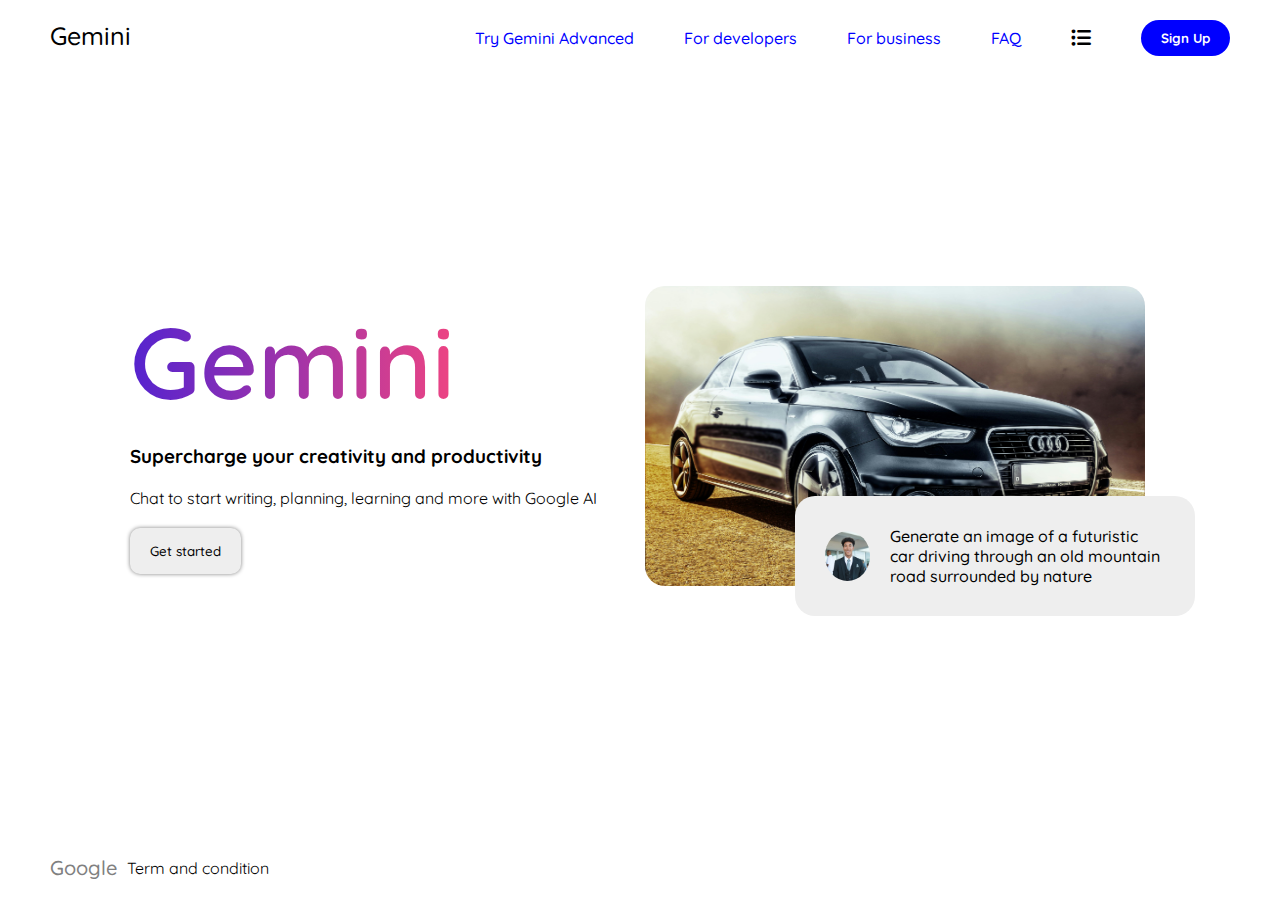
<file: index.html>
<!DOCTYPE html>
<html lang="en">
  <head>
    <meta charset="UTF-8" />
    <meta name="viewport" content="width=device-width, initial-scale=1.0" />
    <title>Gemini AI</title>
    <link rel="stylesheet" href="./Css/index.css" />
    <link
      rel="stylesheet"
      href="https://cdnjs.cloudflare.com/ajax/libs/font-awesome/6.7.2/css/all.min.css"
      integrity="sha512-Evv84Mr4kqVGRNSgIGL/F/aIDqQb7xQ2vcrdIwxfjThSH8CSR7PBEakCr51Ck+w+/U6swU2Im1vVX0SVk9ABhg=="
      crossorigin="anonymous"
      referrerpolicy="no-referrer"
    />
  </head>
  <body>
    <section class="landing-page">

      <div class="landing-nav">
        <p class="logo">Gemini</p>
        <div class="nav-end-part">
          <ul class="menu-list">
            <li>Try Gemini Advanced</li>
            <li>For developers</li>
            <li>For business</li>
            <li>FAQ</li>
            <li class="six-dote">
              <i class="fa-solid fa-list-ul"></i>
            </li>
          </ul>
          <button class="signup-btn">Sign Up</button>
        </div>
        </div>

      <section class="hero-section">
           <div class="hero-left">
            <h1>Gemini</h1>
            <h3>Supercharge your creativity and productivity</h3>
            <p>Chat to start writing, planning, learning and more with Google AI</p>
            <button class="start-btn"><a href="./html/User.html">Get started</a></button>
           </div>
           <div class="hero-right">
               <div class="image-div">
                <img src="./image/banner.jpg" alt="loarding">

                <div class="image-text">
                    <div class="img-text-logo"><img src="./image/1.jpg" alt=""></div>
                    <p>Generate an image of a futuristic car driving through an old mountain road surrounded by nature</p>
                </div>
               </div>
           </div>

           <div class="landing-footer">
               <h1>Google</h1>
               <p>Term and condition</p>
           </div>
      </section>
    </section>
    <script src="./script/index.js"></script>
  </body>
</html>
</file>
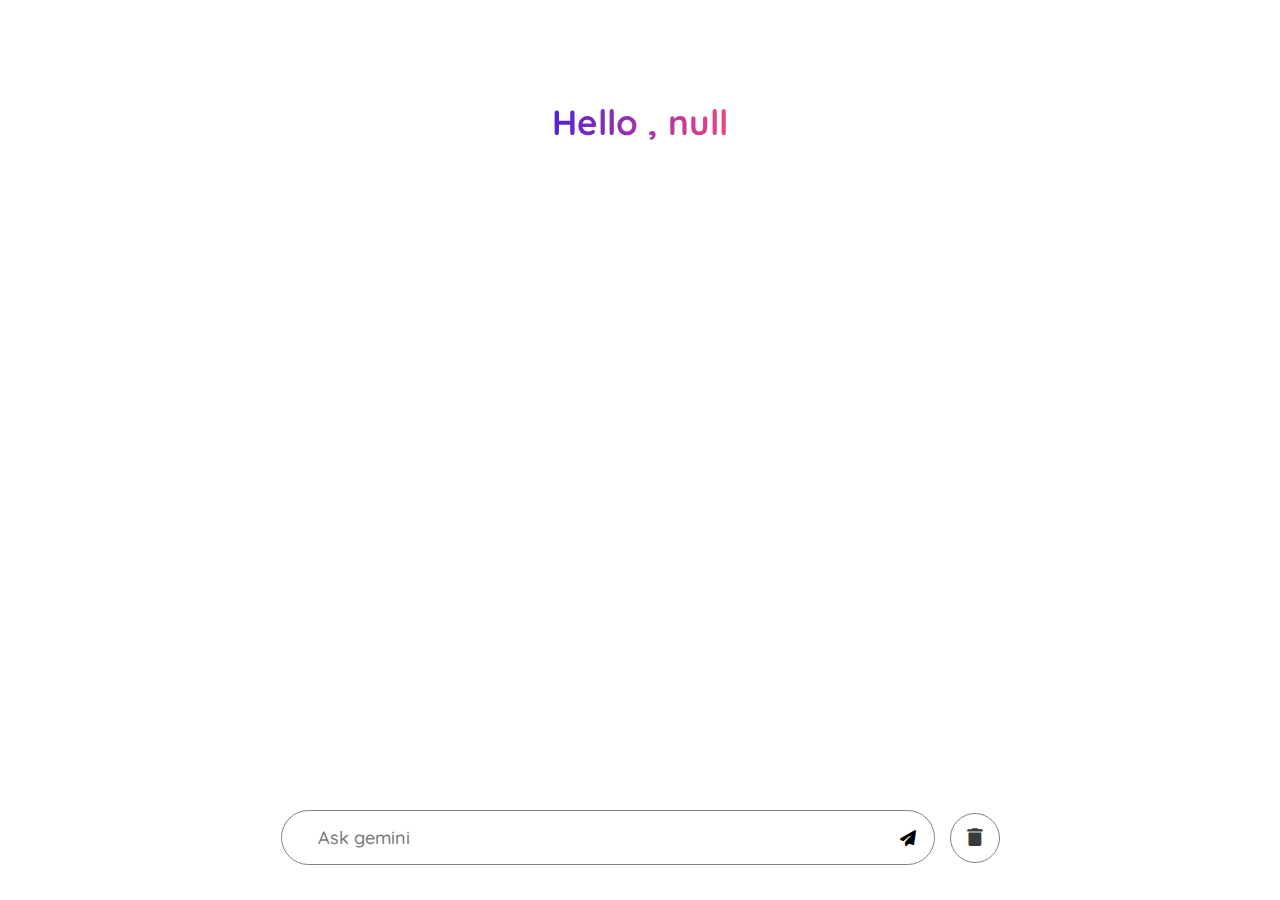
<file: html/home.html>
<!DOCTYPE html>
<html lang="en">
<head>
    <meta charset="UTF-8">
    <meta name="viewport" content="width=device-width, initial-scale=1.0">
    <title>Gemin Home</title>
    <link rel="stylesheet" href="https://cdnjs.cloudflare.com/ajax/libs/font-awesome/6.7.2/css/all.min.css" integrity="sha512-Evv84Mr4kqVGRNSgIGL/F/aIDqQb7xQ2vcrdIwxfjThSH8CSR7PBEakCr51Ck+w+/U6swU2Im1vVX0SVk9ABhg==" crossorigin="anonymous" referrerpolicy="no-referrer" />
    <link rel="stylesheet" href="../Css/index.css">
</head>
<body>
    <section class="gemini-home" onload="handleGeminiHome()">
        <h1 class="header"></h1>
        <div class="chart-list">
            <!-- <div class="message outgoing">
                <div class="message-content">
                    <img src="../image/1.jpg" alt="loading" class="avtar">
                    <p class="text">Lorem ipsum dolor sit amet consectetur adipisicing elit. Molestias beatae voluptates consequatur doloribus iusto, fuga ducimus. Reprehenderit blanditiis, sit illum ea animi, doloribus quos dolore nesciunt mollitia architecto nobis. Distinctio!</p>
                </div>
            </div>

            <div class="message incoming">
                <div class="message-content">
                    <img src="../image/gemini.svg" alt="loading" class="avtar">
                    <p class="text">Lorem ipsum dolor sit amet consectetur adipisicing elit. Molestias beatae voluptates consequatur doloribus iusto, fuga ducimus. Reprehenderit blanditiis, sit illum ea animi, doloribus quos dolore nesciunt mollitia architecto nobis. Distinctio!</p>
                </div>
                <div class="copy-btn"><i class="fa-regular fa-copy" class="copy-btn"></i></div>
            </div> 

            <div class="message incoming loading">
                <div class="message-content">
                    <img src="../image/gemini.svg" alt="loading" class="avtar">
                    <p class="text">Lorem ipsum dolor sit amet consectetur adipisicing elit. Molestias beatae voluptates consequatur doloribus iusto, fuga ducimus. Reprehenderit blanditiis, sit illum ea animi, doloribus quos dolore nesciunt mollitia architecto nobis. Distinctio!</p>
                    <div class="loading-indicator">
                        <div class="loading-bar"></div>
                        <div class="loading-bar"></div>
                        <div class="loading-bar"></div>
                    </div>
                </div>
                <div class="copy-btn"><i class="fa-regular fa-copy" class="copy-btn"></i></div>
            </div> -->

        </div>

        <div class="input-container">
            <div class="input-group">
                <input type="text" placeholder="Ask gemini" class="text-input">
                <div class="send-btn"><i class="fa-solid fa-paper-plane"></i></div>
            </div>
            <div class="delete-btn input-btn"><i class="fa-solid fa-trash"></i></div>
        </div>
    </section>


    <script src="../script/index.js"></script>
</body>
</html>
</file>
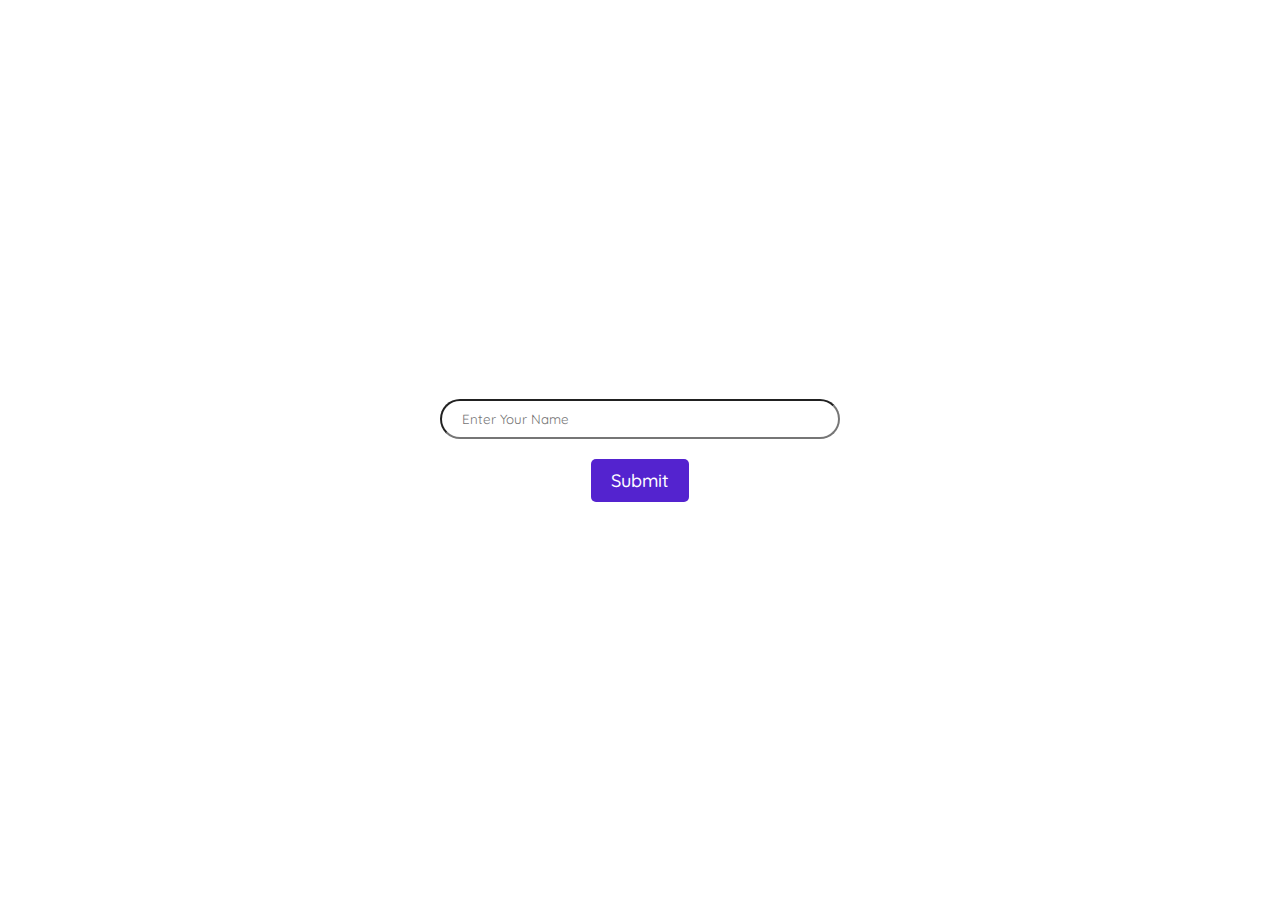
<file: html/User.html>
<!DOCTYPE html>
<html lang="en">
  <head>
    <meta charset="UTF-8" />
    <meta name="viewport" content="width=device-width, initial-scale=1.0" />
    <title>Gemini Ueser Identification</title>
    <link rel="stylesheet" href="../Css/index.css" />
  </head>
  <body>
    <div class="identification-section">
      <div class="user-input">
        <input type="text" placeholder="Enter Your Name" class="identify-input" />
        <button class="submit-name-btn">
          <a href="../html/home.html" onclick="handleHeaderName()">Submit</a>
        </button>
      </div>
    </div>

    <script src="../script/index.js"></script>
  </body>
</html>
</file>
<file: Css/index.css>
@import url("https://fonts.googleapis.com/css2?family=Oxygen:wght@300;400;700&family=Quicksand:wght@300..700&family=Roboto:ital,wght@0,100;0,300;0,400;0,500;0,700;0,900;1,100;1,300;1,400;1,500;1,700;1,900&display=swap");

* {
  padding: 0;
  margin: 0;
  box-sizing: border-box;
  font-family: "Quicksand";
}

.landing-page {
  width: 100%;
  height: 100vh;
  position: relative;
}

.landing-nav {
  width: 100%;
  display: flex;
  padding: 20px 50px;
  justify-content: space-between;
}

.logo {
  font-size: 25px;
  font-weight: 500;
}
.nav-end-part {
  height: 100%;
  display: flex;
  height: 100%;
  align-items: center;
  column-gap: 50px;
}

.landing-nav .nav-end-part .menu-list {
  display: flex;
  list-style: none;
  height: 100%;
  align-items: center;
  column-gap: 50px;
}

.landing-nav .menu-list li {
  color: blue;
  font-weight: 500;
}

.six-dote i {
  font-size: 20px;
  color: #000;
}

.signup-btn {
  padding: 10px 20px;
  background-color: blue;
  color: #fff;
  outline: none;
  border: none;
  border-radius: 20px;
  font-weight: 700;
  cursor: pointer;
}

.hero-section {
  width: 100%;
  display: flex;
  height: 80vh;
  padding: 0 130px;
}

.hero-section .hero-left,
.hero-section .hero-right {
  width: 50%;
  height: 100%;
  flex-direction: column;
  display: flex;
  justify-content: center;
  align-items: center;
}

.hero-section .hero-left {
  align-items: flex-start;
  row-gap: 20px;
}

.hero-section .hero-left h1 {
  font-size: 100px;
  font-weight: 600;
  background: linear-gradient(to right, #5423cf, #ee4482);
  -webkit-text-fill-color: transparent;
  -webkit-background-clip: text;
}

.hero-section .hero-right .image-div {
  width: 500px;
  height: 300px;
  position: relative;
}

.image-div img {
  width: 100%;
  height: 100%;
  border-radius: 20px;
}

.image-text {
  position: absolute;
  bottom: -10%;
  right: -10%;
  padding: 30px;
  display: flex;
  align-items: center;
  column-gap: 20px;
  width: 80%;
  background-color: #eee;
  border-radius: 20px;
  z-index: 999;
}

.image-text .img-text-logo{
  height:50px;
  width: 120px;
  border-radius: 50%;
  overflow: hidden;
}
.image-text .img-text-logo img{
  width:100%;
  height:100%;
}

.image-text p {
  font-weight: 500;
}

.start-btn {
  padding: 15px 20px;
  border: none;
  outline: none;
  background-color: #eee;
  border-radius: 10px;
  box-shadow: 0px 0px 4px gray;
  font-weight: 500;
  cursor: pointer;
}

.start-btn a {
  color: #000;
  text-decoration: none;
}

.landing-footer {
  width: 100%;
  padding: 20px 50px;
  display: flex;
  column-gap: 10px;
  align-items: center;
  position: absolute;
  bottom: 0px;
  left: 0px;
  right: 0px;
}

.landing-footer h1 {
  color: gray;
  font-size: 20px;
  font-weight: 500;
}

.landing-footer p:hover {
  color: blue;
  cursor: pointer;
}

/* Gemini Home Page */

.gemini-home {
  width: 100%;
  height: 100vh;
  padding: 100px;
  display: flex;
  flex-direction: column;
  align-items: center;
  position: relative;
}

.gemini-home > h1 {
  font-size: 35px;
  background: linear-gradient(to right, #5423cf, #ee4482);
  -webkit-text-fill-color: transparent;
  -webkit-background-clip: text;
}

.input-container {
  position: absolute;
  bottom: 35px;
  display: flex;
  column-gap: 15px;
  align-items: center;
}

.input-group {
  display: flex;
  align-items: center;
  padding: 0 18px;
  border: 1.5px solid gray;
  border-radius: 30px;
  background-color: #fff;
}

.input-group input {
  outline: none;
  border: none;
  padding: 15px 18px;
  width: 600px;
  border-radius: 30px;
  font-size: 18px;
}

.input-group input::placeholder {
  font-size: 18px;
  font-weight: 500;
}

.input-btn {
  height: 50px;
  width: 50px;
  display: flex;
  justify-content: center;
  align-items: center;
  border-radius: 50%;
  border: 1.5px solid gray;
  cursor: pointer;
}
.input-btn i {
  font-size: 18px;
  color: rgb(58, 56, 56);
}

.input-btn:hover {
  transform: scale(98%);
}

.auto-message {
  display: none;
}

.chart-list {
  width: 800px;
  height: 90vh;
  overflow-y: auto;
  scrollbar-width: none; /* For Firefox */
  -ms-overflow-style: none; /* For Internet Explorer and Edge */
  display: flex;
  flex-direction: column;
  row-gap:20px
}

.chart-list .message .message-content {
  display: flex;
  column-gap: 20px;
  margin-bottom: 15px;
}
.chart-list .message .avtar {
  width: 30px;
  height: 30px;
  border-radius: 50%;
}
.chart-list .message.loading  .avtar{
    animation: rotate 3s linear infinite;
}

@keyframes rotate{
    100%{
        transform: rotate(360deg);
    }
}

.chart-list .message .text {
  font-weight: 400;
  font-size: 15px;
}

.copy-btn {
  height: 35px;
  width: 35px;
  border-radius: 50%;
  border: 1px solid gray;
  display: flex;
  justify-content: center;
  align-items: center;
  margin-left: 60px;
  margin-bottom: 20px;
  cursor: pointer;
  visibility: hidden;
}

.chart-list .message:not(.loading):hover .copy-btn {
  visibility: visible;
}

.chart-list .loading-indicator {
  display: none;
  width: 100%;
  gap:8px;
  flex-direction: column;
}

.chart-list .message.loading   .loading-indicator{
    display:flex;
}

.chart-list .loading-indicator .loading-bar {
  height: 8px;
  width: 100%;
  background: linear-gradient(to right, #5a96f6, #fff,#5a96f6);
  animation: animate 3s linear infinite;
}
.chart-list .loading-indicator .loading-bar:last-child{
    width:70%;
}

@keyframes animate {
    0%{
        background-position: -800px 0;
    }
    100%{
        background-position:800px 0;
    }
}
.chart-list .message.loading .text{
    display:none;
}


.send-btn{
  cursor: pointer;
}



/* User Identification Section */

.identification-section{
    width:100%;
    height:100vh;
    display: flex;
    justify-content: center;
    align-items: center;
}

.identification-section .user-input{
  width:400px;
  display:flex;
  flex-direction: column;
  align-items: center;
  row-gap:20px;
}

.identification-section .user-input input{
  width:100%;
  border:1.5px solid gary;
  outline:none;
  border-radius:25px;
  padding:10px 20px;
}

.identification-section .user-input .submit-name-btn{
  outline:none;
  border:none;
  border-radius: 5px;
  background-color: #5423cf;
  padding:10px 20px;
}
.identification-section .user-input .submit-name-btn a{
  color:#fff;
  text-decoration: none;
  font-size:18px;
  font-weight: 500;
}


















@media (max-width: 800px) {
  .landing-nav .nav-end-part .menu-list {
    display: none;
  }
  .hero-section {
    flex-direction: column-reverse;
    justify-content: center;
    align-items: center;
    padding: 0 50px;
  }
  .hero-section .hero-left {
    row-gap: 10px;
    width: 100%;
  }

  .hero-section .hero-left h1 {
    font-size: 30px;
  }
  .hero-section .hero-right {
    width: 100%;
  }

  .hero-section .hero-right .image-div {
    width: 300px;
    height: 200px;
    position: relative;
  }

  .image-text {
    bottom: -10%;
    padding: 10px;
    display: flex;
    width: 100%;
  }

  /* Gemini home  */
  .gemini-home {
    padding: 40px;
  }
  .input-container {
    width: 100%;
    bottom: 50px;
    padding:40px 20px 20px 20px;
    background-color: #fff;
    z-index:999;
    justify-content: center;
  }

  .input-group input {
    width: 100%;
  }

  .input-btn{
    height:40px;
    width:40px;
  }
  .chart-list {
    width: 100%;
  }

  .identification-section .user-input{
    width:100%;
    padding:0 25px;
  }
}
</file>
